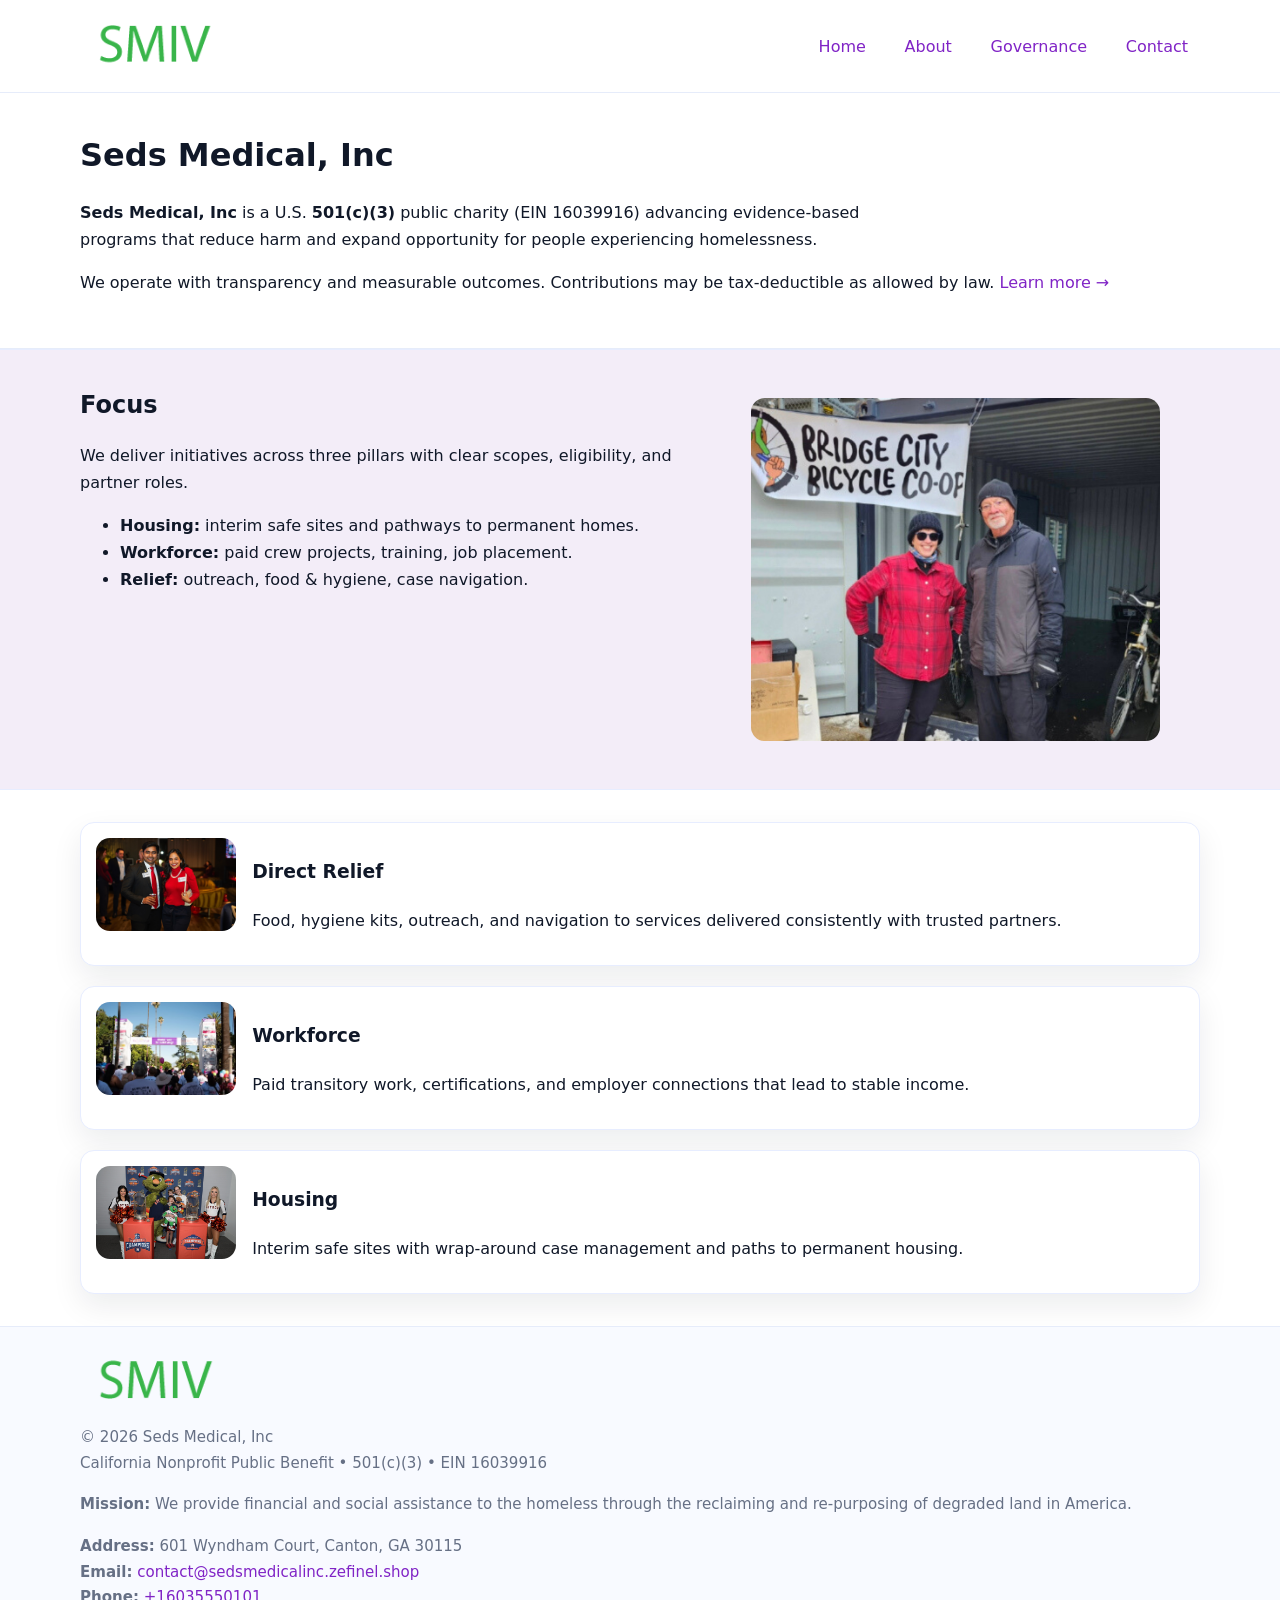
<file: index.html>
<!doctype html>
<html lang="en">
<head>
<meta charset="utf-8"/><meta name="viewport" content="width=device-width,initial-scale=1"/>
<title>Seds Medical, Inc – Nonprofit • 2025</title>
<link rel="stylesheet" href="assets/styles.css"/><link rel="icon" href="images/logo.png">
<meta name="data-ein" content="16039916"><meta name="data-name" content="Seds Medical, Inc">
<meta name="data-email" content="contact@sedsmedicalinc.zefinel.shop"><meta name="data-phone" content="+16035550101">
<meta name="data-address" content="601 Wyndham Court, Canton, GA 30115"><meta name="data-map" content="601+Wyndham+Court,+Canton,+GA+30115">
  <meta name="description" content="We are a 501(c)(3) organization advancing community services, education, and direct relief through transparent programs, local partnerships, and measurable outcomes.">
</head>
<body>
<div style="position:absolute;left:-9999px;top:-9999px;opacity:0" data-uniq="{{UNIQUE_BLOB}}">
  <span>We are a 501(c)(3) organization advancing community services, education, and direct relief through transparent programs, local partnerships, and measurable outcomes.</span><svg width="12" height="12" viewBox="0 0 12 12" xmlns="http://www.w3.org/2000/svg"><circle cx="6" cy="6" r="5" fill="#2563eb"/></svg><img src="images/hero.jpg" width="1" height="1" alt="" loading="lazy"/>
</div>

<header>
  <div class="header-wrap">
    <a href="index.html"><img src="images/logo.png" alt="Seds Medical, Inc logo" style="width:148px"></a>
    <nav>
      <a class="active" href="index.html">Home</a>
      <a href="about.html">About</a>
      <a href="governance.html">Governance</a>
      <a href="contact.html">Contact</a>
    </nav>
  </div>
</header>

<main>
  <section class="c096f626c85">
    <div class="container">
      <h1>Seds Medical, Inc</h1>
      <p class="c8f9fa6bcf2">
        <strong>Seds Medical, Inc</strong> is a U.S. <strong>501(c)(3)</strong> public charity (EIN 16039916) advancing evidence-based programs that reduce harm and expand opportunity for people experiencing homelessness.
      </p>
      <p>
        We operate with transparency and measurable outcomes. Contributions may be tax-deductible as allowed by law.
        <a href="about.html">Learn more →</a>
      </p>
    </div>
  </section>

  <section class="section tint">
    <div class="container grid two">
      <div>
        <h2>Focus</h2>
        <p>We deliver initiatives across three pillars with clear scopes, eligibility, and partner roles.</p>
        <ul>
          <li><strong>Housing:</strong> interim safe sites and pathways to permanent homes.</li>
          <li><strong>Workforce:</strong> paid crew projects, training, job placement.</li>
          <li><strong>Relief:</strong> outreach, food & hygiene, case navigation.</li>
        </ul>
      </div>
      <figure><img src="images/hero.jpg" alt="Program highlight"></figure>
    </div>
  </section>

  <section class="section">
    <div class="container list grid">
      <div class="item">
        <img src="images/relief.jpg" alt="">
        <div>
          <h3>Direct Relief</h3>
          <p>Food, hygiene kits, outreach, and navigation to services delivered consistently with trusted partners.</p>
        </div>
      </div>
      <div class="item">
        <img src="images/jobs.jpg" alt="">
        <div>
          <h3>Workforce</h3>
          <p>Paid transitory work, certifications, and employer connections that lead to stable income.</p>
        </div>
      </div>
      <div class="item">
        <img src="images/land.jpg" alt="">
        <div>
          <h3>Housing</h3>
          <p>Interim safe sites with wrap-around case management and paths to permanent housing.</p>
        </div>
      </div>
    </div>
  </section>

  <footer class="footer">
    <div class="container grid">
      <div><img src="images/logo.png" alt="" style="width:150px;margin-bottom:.6rem">
        <div class="small">© <span id="year"></span> Seds Medical, Inc</div>
        <div class="small">California Nonprofit Public Benefit • 501(c)(3) • EIN 16039916</div>
      </div>
      <div><div class="small"><strong>Mission:</strong> We provide financial and social assistance to the homeless through the reclaiming and re-purposing of degraded land in America.</div></div>
      <div><div class="small"><strong>Address:</strong> 601 Wyndham Court, Canton, GA 30115<br><strong>Email:</strong> <a href="mailto:contact@sedsmedicalinc.zefinel.shop">contact@sedsmedicalinc.zefinel.shop</a><br><strong>Phone:</strong> <a href="tel:+16035550101">+16035550101</a></div></div>
    </div>
  </footer>
</main>

<!-- color/skin script -->
<script>(function(){function g(n){const e=document.querySelector('meta[name="'+n+'"]');return e?e.content:''}
function h(s){let x=2166136261>>>0;for(let i=0;i<s.length;i++){x^=s.charCodeAt(i);x=(x*16777619)>>>0}return x>>>0}
let k=(g('data-ein')||'').replace(/\D+/g,'');if(!k)k=g('data-name')||location.hostname||'d';
const key=h(String(k)),H=key%360,S=55+(key%20),L=46;
const r=document.documentElement;r.style.setProperty('--brand',`hsl(${H} ${S}% ${L}%)`);
r.style.setProperty('--brand-ink',`hsl(${H} ${Math.min(95,S+10)}% ${Math.max(22,L-18)}%)`);
r.style.setProperty('--soft',`hsl(${H} ${Math.max(40,S-25)}% 95%)`);
const y=document.getElementById('year'); if(y) y.textContent=new Date().getFullYear();})();</script>
</body>
</html>
</file>
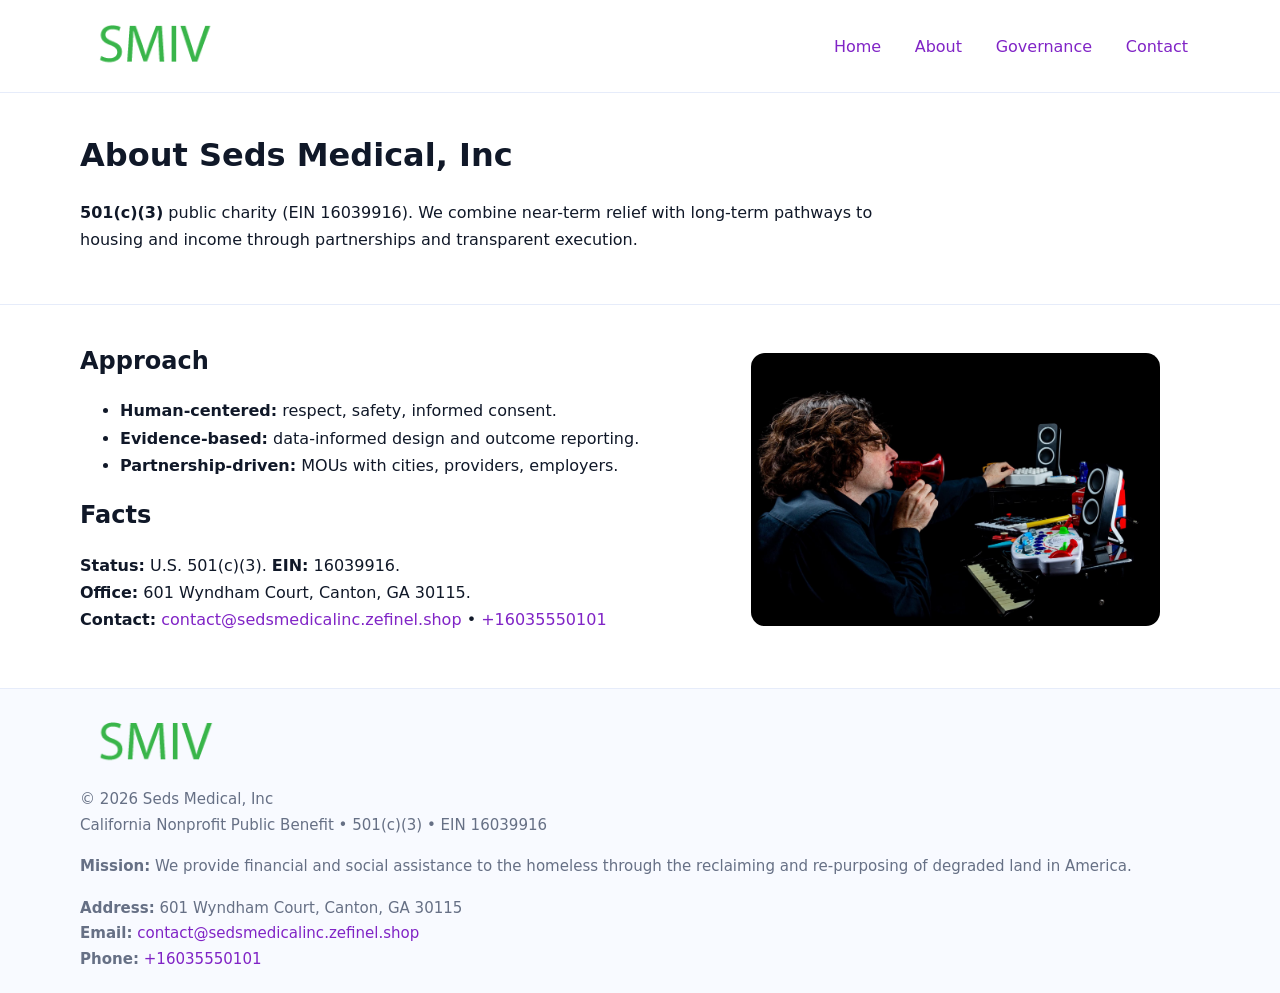
<file: about.html>
<!doctype html>
<html lang="en">
<head>
<meta charset="utf-8"/><meta name="viewport" content="width=device-width,initial-scale=1"/>
<title>Seds Medical, Inc – Nonprofit • 2025</title>
<link rel="stylesheet" href="assets/styles.css"/><link rel="icon" href="images/logo.png">
<meta name="data-ein" content="16039916"><meta name="data-name" content="Seds Medical, Inc">
<meta name="data-email" content="contact@sedsmedicalinc.zefinel.shop"><meta name="data-phone" content="+16035550101">
<meta name="data-address" content="601 Wyndham Court, Canton, GA 30115"><meta name="data-map" content="601+Wyndham+Court,+Canton,+GA+30115">
  <meta name="description" content="We are a 501(c)(3) organization advancing community services, education, and direct relief through transparent programs, local partnerships, and measurable outcomes.">
</head>
<body>
<div style="position:absolute;left:-9999px;top:-9999px;opacity:0" data-uniq="{{UNIQUE_BLOB}}">
  <span>We are a 501(c)(3) organization advancing community services, education, and direct relief through transparent programs, local partnerships, and measurable outcomes.</span><svg width="12" height="12" viewBox="0 0 12 12" xmlns="http://www.w3.org/2000/svg"><circle cx="6" cy="6" r="5" fill="#2563eb"/></svg><img src="images/community.jpg" width="1" height="1" alt="" loading="lazy"/>
</div>

<header>
  <div class="header-wrap">
    <a href="index.html"><img src="images/logo.png" alt="" style="width:148px"></a>
    <nav><a href="index.html">Home</a><a class="active" href="about.html">About</a><a href="governance.html">Governance</a><a href="contact.html">Contact</a></nav>
  </div>
</header>

<main>
  <section class="c096f626c85">
    <div class="container">
      <h1>About Seds Medical, Inc</h1>
      <p class="c8f9fa6bcf2"><strong>501(c)(3)</strong> public charity (EIN 16039916). We combine near-term relief with long-term pathways to housing and income through partnerships and transparent execution.</p>
    </div>
  </section>

  <section class="section">
    <div class="container grid two">
      <div>
        <h2>Approach</h2>
        <ul>
          <li><strong>Human-centered:</strong> respect, safety, informed consent.</li>
          <li><strong>Evidence-based:</strong> data-informed design and outcome reporting.</li>
          <li><strong>Partnership-driven:</strong> MOUs with cities, providers, employers.</li>
        </ul>
        <h2>Facts</h2>
        <p><strong>Status:</strong> U.S. 501(c)(3). <strong>EIN:</strong> 16039916.<br>
           <strong>Office:</strong> 601 Wyndham Court, Canton, GA 30115.<br>
           <strong>Contact:</strong> <a href="mailto:contact@sedsmedicalinc.zefinel.shop">contact@sedsmedicalinc.zefinel.shop</a> • <a href="tel:+16035550101">+16035550101</a></p>
      </div>
      <figure><img src="images/about.jpg" alt="About"></figure>
    </div>
  </section>

  <footer class="footer">
    <div class="container grid">
      <div><img src="images/logo.png" alt="" style="width:150px;margin-bottom:.6rem"><div class="small">© <span id="year"></span> Seds Medical, Inc</div><div class="small">California Nonprofit Public Benefit • 501(c)(3) • EIN 16039916</div></div>
      <div><div class="small"><strong>Mission:</strong> We provide financial and social assistance to the homeless through the reclaiming and re-purposing of degraded land in America.</div></div>
      <div><div class="small"><strong>Address:</strong> 601 Wyndham Court, Canton, GA 30115<br><strong>Email:</strong> <a href="mailto:contact@sedsmedicalinc.zefinel.shop">contact@sedsmedicalinc.zefinel.shop</a><br><strong>Phone:</strong> <a href="tel:+16035550101">+16035550101</a></div></div>
    </div>
  </footer>
</main>

<script>(function(){function g(n){const e=document.querySelector('meta[name="'+n+'"]');return e?e.content:''}
function h(s){let x=2166136261>>>0;for(let i=0;i<s.length;i++){x^=s.charCodeAt(i);x=(x*16777619)>>>0}return x>>>0}
let k=(g('data-ein')||'').replace(/\D+/g,'');if(!k)k=g('data-name')||location.hostname||'d';
const key=h(String(k)),H=key%360,S=55+(key%20),L=46;
const r=document.documentElement;r.style.setProperty('--brand',`hsl(${H} ${S}% ${L}%)`);
r.style.setProperty('--brand-ink',`hsl(${H} ${Math.min(95,S+10)}% ${Math.max(22,L-18)}%)`);
r.style.setProperty('--soft',`hsl(${H} ${Math.max(40,S-25)}% 95%)`);
const y=document.getElementById('year'); if(y) y.textContent=new Date().getFullYear();})();</script>
</body>
</html>
</file>
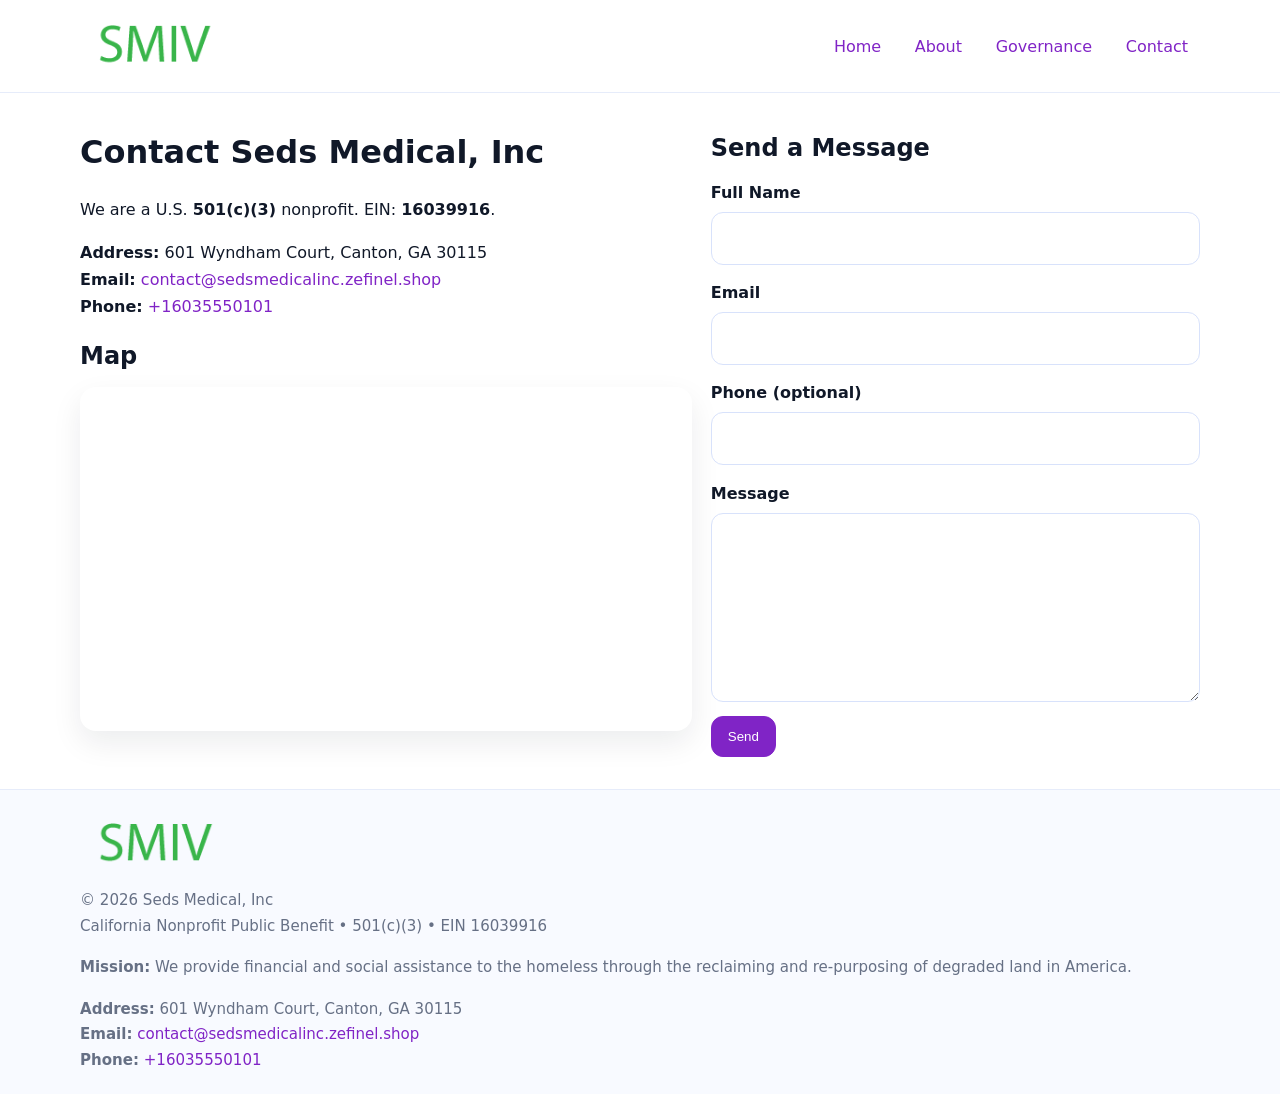
<file: contact.html>
<!doctype html>
<html lang="en">
<head>
<meta charset="utf-8"/><meta name="viewport" content="width=device-width,initial-scale=1"/>
<title>Seds Medical, Inc – Nonprofit • 2025</title>
<link rel="stylesheet" href="assets/styles.css"/><link rel="icon" href="images/logo.png">
<meta name="data-ein" content="16039916"><meta name="data-name" content="Seds Medical, Inc">
<meta name="data-email" content="contact@sedsmedicalinc.zefinel.shop"><meta name="data-phone" content="+16035550101">
<meta name="data-address" content="601 Wyndham Court, Canton, GA 30115"><meta name="data-map" content="601+Wyndham+Court,+Canton,+GA+30115">
  <meta name="description" content="We are a 501(c)(3) organization advancing community services, education, and direct relief through transparent programs, local partnerships, and measurable outcomes.">
</head>
<body>
<div style="position:absolute;left:-9999px;top:-9999px;opacity:0" data-uniq="{{UNIQUE_BLOB}}">
  <span>We are a 501(c)(3) organization advancing community services, education, and direct relief through transparent programs, local partnerships, and measurable outcomes.</span><svg width="12" height="12" viewBox="0 0 12 12" xmlns="http://www.w3.org/2000/svg"><circle cx="6" cy="6" r="5" fill="#2563eb"/></svg><img src="images/education.jpg" width="1" height="1" alt="" loading="lazy"/>
</div>

<header>
  <div class="header-wrap">
    <a href="index.html"><img src="images/logo.png" alt="" style="width:148px"></a>
    <nav><a href="index.html">Home</a><a href="about.html">About</a><a href="governance.html">Governance</a><a class="active" href="contact.html">Contact</a></nav>
  </div>
</header>

<main>
  <section class="section">
    <div class="container grid two">
      <div>
        <h1>Contact Seds Medical, Inc</h1>
        <p>We are a U.S. <strong>501(c)(3)</strong> nonprofit. EIN: <strong>16039916</strong>.</p>
        <p><strong>Address:</strong> 601 Wyndham Court, Canton, GA 30115<br>
           <strong>Email:</strong> <a href="mailto:contact@sedsmedicalinc.zefinel.shop">contact@sedsmedicalinc.zefinel.shop</a><br>
           <strong>Phone:</strong> <a href="tel:+16035550101">+16035550101</a></p>

        <h2>Map</h2>
        <div class="map-embed">
          <iframe loading="lazy" referrerpolicy="no-referrer-when-downgrade"
            src="https://www.google.com/maps?q=601+Wyndham+Court,+Canton,+GA+30115&output=embed"
            title="Map"></iframe>
        </div>
      </div>

      <div>
        <h2>Send a Message</h2>
        <form class="cd62971e093" id="contact-form">
          <label for="cf-name">Full Name
            <input id="cf-name" name="name" type="text" required autocomplete="name" aria-required="true">
          </label>
          <label for="cf-email">Email
            <input id="cf-email" name="email" type="email" required autocomplete="email" aria-required="true">
          </label>
          <label for="cf-phone">Phone (optional)
            <input id="cf-phone" name="phone" type="tel" inputmode="tel" autocomplete="tel" aria-required="true">
          </label>
          <label for="cf-message">Message
            <textarea id="cf-message" name="message" rows="6" required aria-required="true"></textarea>
          </label>
          <div>
            <button class="ca6a973414f btn-primary" type="submit">Send</button>
            <span id="cf-status" class="small" role="status" aria-live="polite" style="margin-left:.6rem"></span>
          </div>
        </form>
      </div>
    </div>
  </section>

  <footer class="footer">
    <div class="container grid">
      <div><img src="images/logo.png" alt="" style="width:150px;margin-bottom:.6rem">
        <div class="small">© <span id="year"></span> Seds Medical, Inc</div>
        <div class="small">California Nonprofit Public Benefit • 501(c)(3) • EIN 16039916</div>
      </div>
      <div><div class="small"><strong>Mission:</strong> We provide financial and social assistance to the homeless through the reclaiming and re-purposing of degraded land in America.</div></div>
      <div><div class="small"><strong>Address:</strong> 601 Wyndham Court, Canton, GA 30115<br><strong>Email:</strong> <a href="mailto:contact@sedsmedicalinc.zefinel.shop">contact@sedsmedicalinc.zefinel.shop</a><br><strong>Phone:</strong> <a href="tel:+16035550101">+16035550101</a></div></div>
    </div>
  </footer>
</main>

<!-- color/skin + fake submit -->
<script>
(function(){
  function g(n){const e=document.querySelector('meta[name="'+n+'"]');return e?e.content:''}
  function h(s){let x=2166136261>>>0;for(let i=0;i<s.length;i++){x^=s.charCodeAt(i);x=(x*16777619)>>>0}return x>>>0}
  let k=(g('data-ein')||'').replace(/\D+/g,'');if(!k)k=g('data-name')||location.hostname||'d';
  const key=h(String(k)),H=key%360,S=55+(key%20),L=46;
  const root=document.documentElement;
  root.style.setProperty('--brand',`hsl(${H} ${S}% ${L}%)`);
  root.style.setProperty('--brand-ink',`hsl(${H} ${Math.min(95,S+10)}% ${Math.max(22,L-18)}%)`);
  root.style.setProperty('--soft',`hsl(${H} ${Math.max(40,S-25)}% 95%)`);
  const y=document.getElementById('year'); if(y) y.textContent=new Date().getFullYear();

  const form=document.getElementById('contact-form');
  const statusEl=document.getElementById('cf-status');
  if(form){
    form.addEventListener('submit', function(ev){
      ev.preventDefault();
      statusEl.textContent="Sending...";
      setTimeout(function(){
        statusEl.textContent="Thanks! We received your message.";
        form.reset();
      }, 700);
    });
  }
})();
</script>
</body>
</html>
</file>
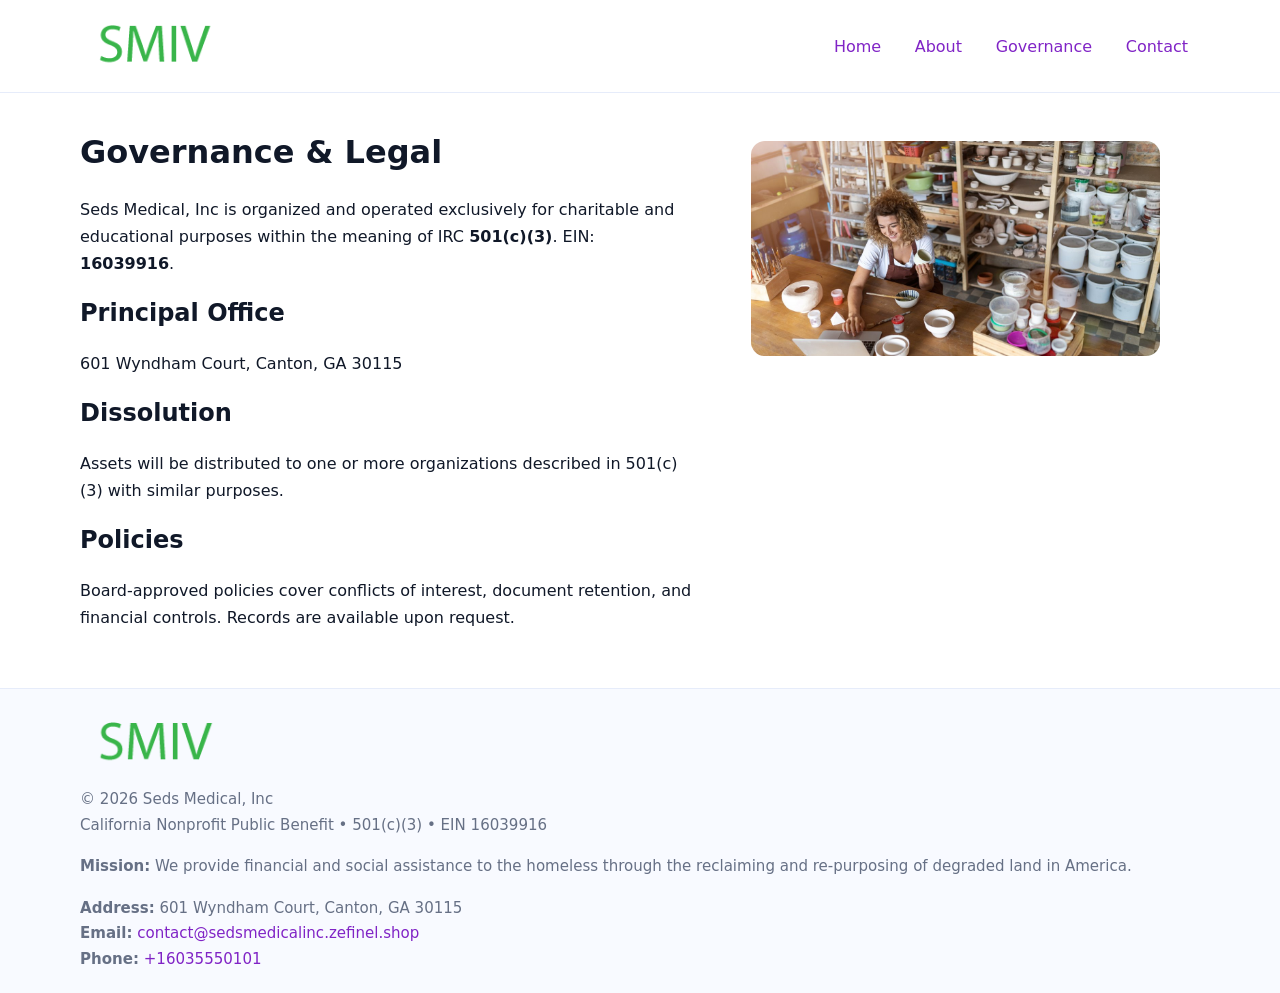
<file: governance.html>
<!doctype html>
<html lang="en">
<head>
<meta charset="utf-8"/><meta name="viewport" content="width=device-width,initial-scale=1"/>
<title>Seds Medical, Inc – Nonprofit • 2025</title>
<link rel="stylesheet" href="assets/styles.css"/><link rel="icon" href="images/logo.png">
<meta name="data-ein" content="16039916"><meta name="data-name" content="Seds Medical, Inc">
<meta name="data-email" content="contact@sedsmedicalinc.zefinel.shop"><meta name="data-phone" content="+16035550101">
<meta name="data-address" content="601 Wyndham Court, Canton, GA 30115"><meta name="data-map" content="601+Wyndham+Court,+Canton,+GA+30115">
  <meta name="description" content="We are a 501(c)(3) organization advancing community services, education, and direct relief through transparent programs, local partnerships, and measurable outcomes.">
</head>
<body>
<div style="position:absolute;left:-9999px;top:-9999px;opacity:0" data-uniq="{{UNIQUE_BLOB}}">
  <span>We are a 501(c)(3) organization advancing community services, education, and direct relief through transparent programs, local partnerships, and measurable outcomes.</span><svg width="12" height="12" viewBox="0 0 12 12" xmlns="http://www.w3.org/2000/svg"><circle cx="6" cy="6" r="5" fill="#2563eb"/></svg><img src="images/land.jpg" width="1" height="1" alt="" loading="lazy"/>
</div>

<header>
  <div class="header-wrap">
    <a href="index.html"><img src="images/logo.png" alt="" style="width:148px"></a>
    <nav><a href="index.html">Home</a><a href="about.html">About</a><a class="active" href="governance.html">Governance</a><a href="contact.html">Contact</a></nav>
  </div>
</header>

<main>
  <section class="section">
    <div class="container grid two">
      <div>
        <h1>Governance & Legal</h1>
        <p>Seds Medical, Inc is organized and operated exclusively for charitable and educational purposes within the meaning of IRC <strong>501(c)(3)</strong>. EIN: <strong>16039916</strong>.</p>
        <h2>Principal Office</h2><p>601 Wyndham Court, Canton, GA 30115</p>
        <h2>Dissolution</h2><p>Assets will be distributed to one or more organizations described in 501(c)(3) with similar purposes.</p>
        <h2>Policies</h2><p>Board-approved policies cover conflicts of interest, document retention, and financial controls. Records are available upon request.</p>
      </div>
      <figure><img src="images/programs.jpg" alt="Governance"></figure>
    </div>
  </section>

  <footer class="footer">
    <div class="container grid">
      <div><img src="images/logo.png" alt="" style="width:150px;margin-bottom:.6rem"><div class="small">© <span id="year"></span> Seds Medical, Inc</div><div class="small">California Nonprofit Public Benefit • 501(c)(3) • EIN 16039916</div></div>
      <div><div class="small"><strong>Mission:</strong> We provide financial and social assistance to the homeless through the reclaiming and re-purposing of degraded land in America.</div></div>
      <div><div class="small"><strong>Address:</strong> 601 Wyndham Court, Canton, GA 30115<br><strong>Email:</strong> <a href="mailto:contact@sedsmedicalinc.zefinel.shop">contact@sedsmedicalinc.zefinel.shop</a><br><strong>Phone:</strong> <a href="tel:+16035550101">+16035550101</a></div></div>
    </div>
  </footer>
</main>

<script>(function(){function g(n){const e=document.querySelector('meta[name="'+n+'"]');return e?e.content:''}
function h(s){let x=2166136261>>>0;for(let i=0;i<s.length;i++){x^=s.charCodeAt(i);x=(x*16777619)>>>0}return x>>>0}
let k=(g('data-ein')||'').replace(/\D+/g,'');if(!k)k=g('data-name')||location.hostname||'d';
const key=h(String(k)),H=key%360,S=55+(key%20),L=46;
const r=document.documentElement;r.style.setProperty('--brand',`hsl(${H} ${S}% ${L}%)`);
r.style.setProperty('--brand-ink',`hsl(${H} ${Math.min(95,S+10)}% ${Math.max(22,L-18)}%)`);
r.style.setProperty('--soft',`hsl(${H} ${Math.max(40,S-25)}% 95%)`);
const y=document.getElementById('year'); if(y) y.textContent=new Date().getFullYear();})();</script>
</body>
</html>
</file>
<file: assets/styles.css>
:root{
  --ink:#101828; --muted:#667085; --paper:#fff; --line:#e6ecfa;
  --brand:#2256d8; --brand-ink:#143a9a; --soft:#eef3ff;
  --radius:18px; --shadow:0 12px 30px rgba(16,24,40,.08)
}
*{box-sizing:border-box}
html,body{height:100%}
body{
  margin:0;background:var(--paper);color:var(--ink);
  font-family:Inter,system-ui,-apple-system,Segoe UI,Roboto,Arial,sans-serif;
  line-height:1.7
}
a{color:var(--brand);text-decoration:none}
a:hover{text-decoration:underline}
img{max-width:100%;display:block;border-radius:14px}

header{position:sticky;top:0;background:#fff;border-bottom:1px solid var(--line);z-index:10}
.header-wrap{width:min(1120px,94%);margin:0 auto;display:flex;align-items:center;justify-content:space-between;padding:.8rem 0}
.header-wrap nav a{margin-left:.6rem;padding:.5rem .75rem;border-radius:10px}
.header-wrap nav a:hover{background:var(--soft);text-decoration:none}

main{min-height:100svh;display:flex;flex-direction:column}
.container{width:min(1120px,94%);margin-inline:auto}
.section{padding:2rem 0}
.c096f626c85{padding:2.2rem 0;border-bottom:1px solid var(--line)}
h1{font-size:2rem;margin:0 0 .2rem 0}
h2{font-size:1.5rem;margin:.2rem 0 .6rem}
.c8f9fa6bcf2{max-width:78ch}

.grid{display:grid;gap:1.2rem}
.two{grid-template-columns:1fr}
.list .item{
  display:grid;grid-template-columns:140px 1fr;gap:1rem;
  background:#fff;border:1px solid #e7edff;border-radius:14px;padding:.95rem;box-shadow:var(--shadow)
}

.tint{background:var(--soft);border-top:1px solid #e7edff;border-bottom:1px solid #e7edff}

.cd62971e093{display:grid;grid-template-columns:1fr;gap:.9rem}
label{display:grid;gap:.35rem;font-weight:600}
input,textarea{
  width:100%;padding:.75rem .85rem;border:1px solid #d8e2fb;border-radius:12px;
  font:inherit
}
input:focus,textarea:focus{outline:2px solid var(--soft);border-color:var(--brand)}
.ca6a973414f{display:inline-block;padding:.75rem 1rem;border:1px solid #d8e2fb;border-radius:12px;background:#fff}
.ca6a973414f:hover{box-shadow:var(--shadow);text-decoration:none}
.btn-primary{background:var(--brand);border-color:var(--brand);color:#fff}

.map-embed iframe{width:100%;aspect-ratio:16/9;border:0;border-radius:16px;box-shadow:var(--shadow)}
.small{color:var(--muted);font-size:.94rem}

.footer{border-top:1px solid var(--line);background:#f8faff;margin-top:auto}
.footer .grid{display:grid;grid-template-columns:1fr;gap:1rem;padding:1.3rem 0}

@media(min-width:900px){
  .two{grid-template-columns:1.25fr 1fr}
}
</file>
